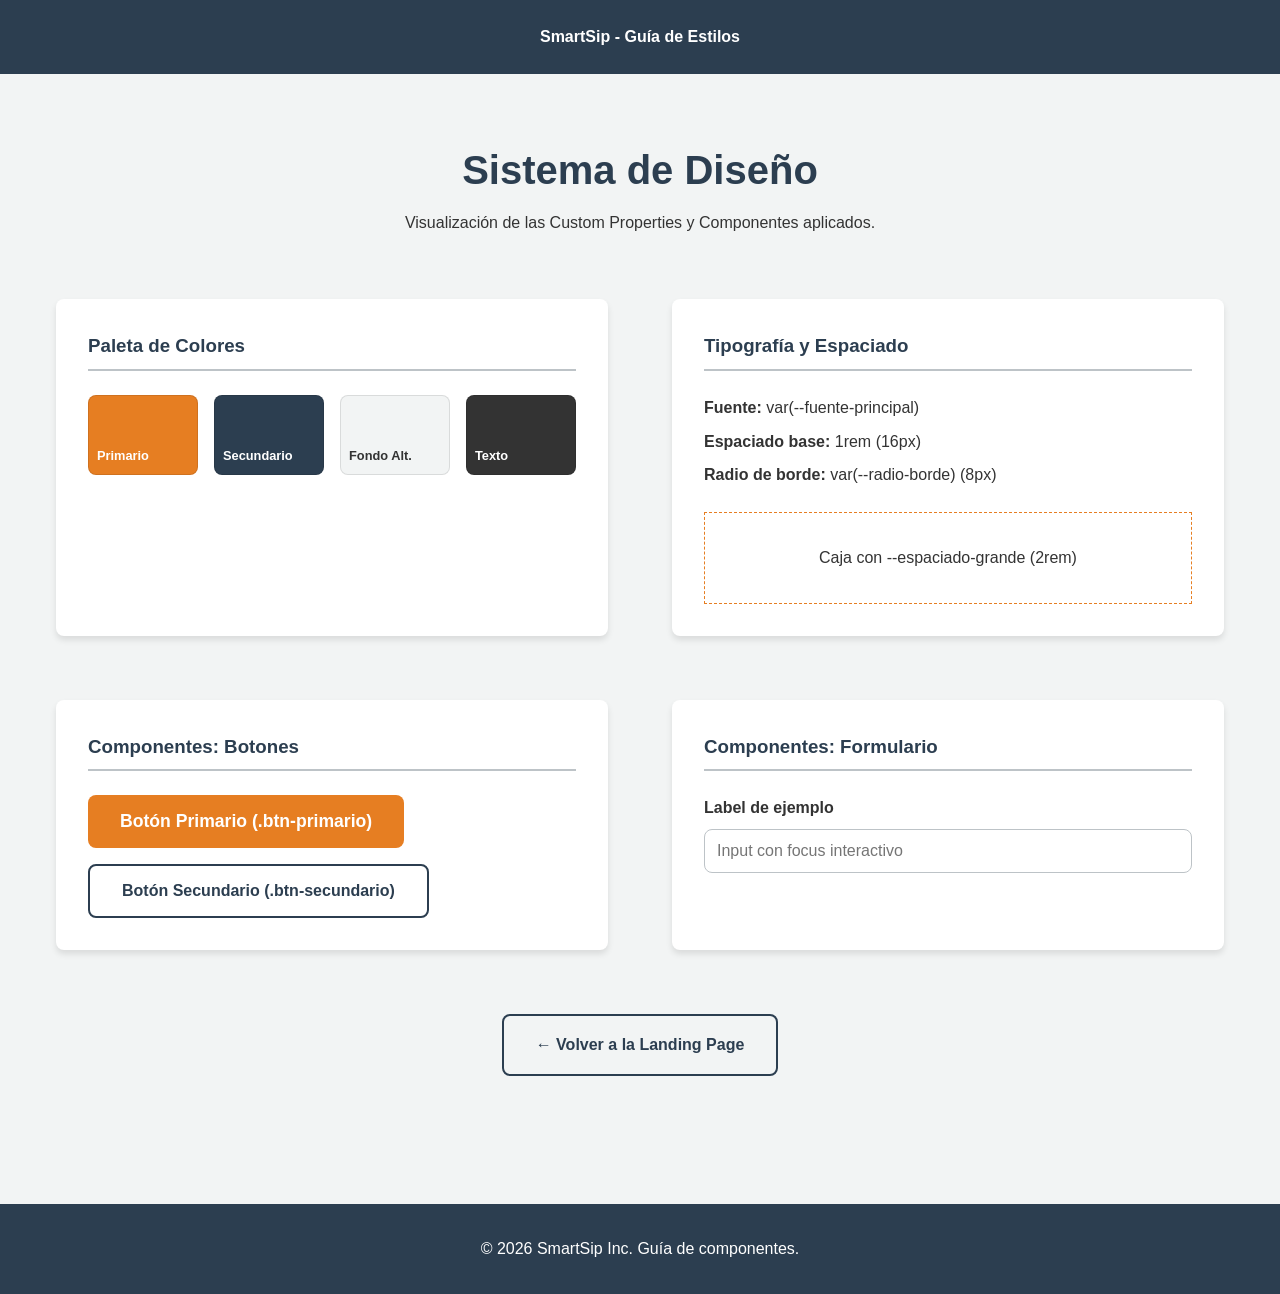
<file: components.html>
<!DOCTYPE html>
<html lang="es">
<head>
    <meta charset="UTF-8">
    <meta name="viewport" content="width=device-width, initial-scale=1.0">
    <title>Sistema de Diseño - SmartSip</title>
    <meta name="description" content="Guía de estilo y sistema de diseño basado en Custom Properties.">
    <link rel="stylesheet" href="components.css">
</head>
<body>

    <header>
        <strong>SmartSip - Guía de Estilos</strong>
    </header>

    <main class="contenedor">
        <div class="guia-header">
            <h2>Sistema de Diseño</h2>
            <p>Visualización de las Custom Properties y Componentes aplicados.</p>
        </div>

        <div class="grid-diseno">
            <div class="tarjeta-diseno">
                <h3>Paleta de Colores</h3>
                <div class="paleta-colores">
                    <div class="color-box" style="background-color: var(--color-primario); color: white;">Primario</div>
                    <div class="color-box" style="background-color: var(--color-secundario); color: white;">Secundario</div>
                    <div class="color-box" style="background-color: var(--color-fondo-alterno);">Fondo Alt.</div>
                    <div class="color-box" style="background-color: var(--color-texto); color: white;">Texto</div>
                </div>
            </div>

            <div class="tarjeta-diseno">
                <h3>Tipografía y Espaciado</h3>
                <p style="margin-bottom: var(--espaciado-pequeno);"><strong>Fuente:</strong> var(--fuente-principal)</p>
                <p style="margin-bottom: var(--espaciado-pequeno);"><strong>Espaciado base:</strong> 1rem (16px)</p>
                <p><strong>Radio de borde:</strong> var(--radio-borde) (8px)</p>
                
                <div style="margin-top: var(--espaciado-mediano); border: 1px dashed var(--color-primario); padding: var(--espaciado-grande); text-align: center;">
                    Caja con --espaciado-grande (2rem)
                </div>
            </div>

            <div class="tarjeta-diseno">
                <h3>Componentes: Botones</h3>
                <div style="display: flex; flex-direction: column; gap: var(--espaciado); align-items: flex-start;">
                    <button class="btn-primario">Botón Primario (.btn-primario)</button>
                    <button class="btn-secundario">Botón Secundario (.btn-secundario)</button>
                </div>
            </div>

            <div class="tarjeta-diseno">
                <h3>Componentes: Formulario</h3>
                <div class="form-group" style="margin-bottom: 0;">
                    <label>Label de ejemplo</label>
                    <input type="text" placeholder="Input con focus interactivo" style="width: 100%;">
                </div>
            </div>
        </div>

        <div style="text-align: center; margin-top: var(--espaciado-xl);">
            <a href="index.html" class="btn-secundario">← Volver a la Landing Page</a>
        </div>
    </main>

    <footer>
        <p>&copy; 2026 SmartSip Inc. Guía de componentes.</p>
    </footer>

</body>
</html>
</file>
<file: components.css>
:root {
            --color-primario: #E67E22;
            --color-primario-oscuro: #D35400;
            --color-secundario: #2C3E50;
            --color-fondo: #FDFEFE;
            --color-fondo-alterno: #F2F4F4;
            --color-texto: #333333;
            --color-blanco: #FFFFFF;
            --color-borde: #BDC3C7;
            
            --espaciado-pequeno: 0.5rem;
            --espaciado: 1rem;
            --espaciado-mediano: 1.5rem;
            --espaciado-grande: 2rem;
            --espaciado-xl: 4rem;

            --radio-borde: 8px;
            --fuente-principal: 'Segoe UI', Roboto, Helvetica, Arial, sans-serif;
            --sombra-caja: 0 4px 6px rgba(0,0,0,0.1);
        }


        * {
            box-sizing: border-box;
            margin: 0;
            padding: 0;
        }

        body {
            font-family: var(--fuente-principal);
            background-color: var(--color-fondo-alterno);
            color: var(--color-texto);
            line-height: 1.6;
        }

        header {
            background-color: var(--color-secundario);
            color: var(--color-blanco);
            padding: var(--espaciado-mediano);
            text-align: center;
        }

        footer {
            text-align: center;
            padding: var(--espaciado-grande);
            background-color: var(--color-secundario);
            color: var(--color-blanco);
            margin-top: var(--espaciado-xl);
        }

        .contenedor {
            max-width: 1200px;
            margin: 0 auto;
            padding: var(--espaciado-xl) var(--espaciado);
        }

        .btn-primario {
            background-color: var(--color-primario);
            color: var(--color-blanco);
            border: none;
            padding: var(--espaciado) var(--espaciado-grande);
            font-size: 1.1rem;
            font-weight: bold;
            border-radius: var(--radio-borde);
            cursor: pointer;
            transition: background-color 0.3s ease;
            text-align: center;
            display: inline-block;
            text-decoration: none;
        }

        .btn-primario:hover {
            background-color: var(--color-primario-oscuro);
        }

        .btn-secundario {
            background-color: transparent;
            color: var(--color-secundario);
            border: 2px solid var(--color-secundario);
            padding: var(--espaciado) var(--espaciado-grande);
            font-size: 1rem;
            font-weight: bold;
            border-radius: var(--radio-borde);
            cursor: pointer;
            text-align: center;
            display: inline-block;
            text-decoration: none;
            transition: all 0.3s ease;
        }

        .btn-secundario:hover {
            background-color: var(--color-secundario);
            color: var(--color-blanco);
        }

        .form-group {
            display: flex;
            flex-direction: column;
        }

        .form-group label {
            margin-bottom: var(--espaciado-pequeno);
            font-weight: 600;
        }

        .form-group input {
            padding: 0.75rem;
            border: 1px solid var(--color-borde);
            border-radius: var(--radio-borde);
            font-family: var(--fuente-principal);
            font-size: 1rem;
        }

        .form-group input:focus {
            outline: none;
            border-color: var(--color-primario);
            box-shadow: 0 0 0 2px rgba(230, 126, 34, 0.2);
        }


        .guia-header {
            text-align: center;
            margin-bottom: var(--espaciado-xl);
        }

        .guia-header h2 {
            color: var(--color-secundario);
            font-size: 2.5rem;
            margin-bottom: var(--espaciado-pequeno);
        }

        .grid-diseno {
            display: grid;
            gap: var(--espaciado-xl);
            grid-template-columns: 1fr;
        }

        .tarjeta-diseno {
            background: var(--color-blanco);
            padding: var(--espaciado-grande);
            border-radius: var(--radio-borde);
            box-shadow: var(--sombra-caja);
        }

        .tarjeta-diseno h3 {
            margin-bottom: var(--espaciado-mediano);
            border-bottom: 2px solid var(--color-borde);
            padding-bottom: var(--espaciado-pequeno);
            color: var(--color-secundario);
        }

        .paleta-colores {
            display: grid;
            grid-template-columns: repeat(auto-fit, minmax(100px, 1fr));
            gap: var(--espaciado);
        }

        .color-box {
            height: 80px;
            border-radius: var(--radio-borde);
            display: flex;
            align-items: flex-end;
            padding: var(--espaciado-pequeno);
            font-size: 0.8rem;
            font-weight: bold;
            color: var(--color-texto);
            border: 1px solid rgba(0,0,0,0.1);
        }


        @media (min-width: 768px) {
            .grid-diseno {
                grid-template-columns: 1fr 1fr;
            }
        }
</file>
